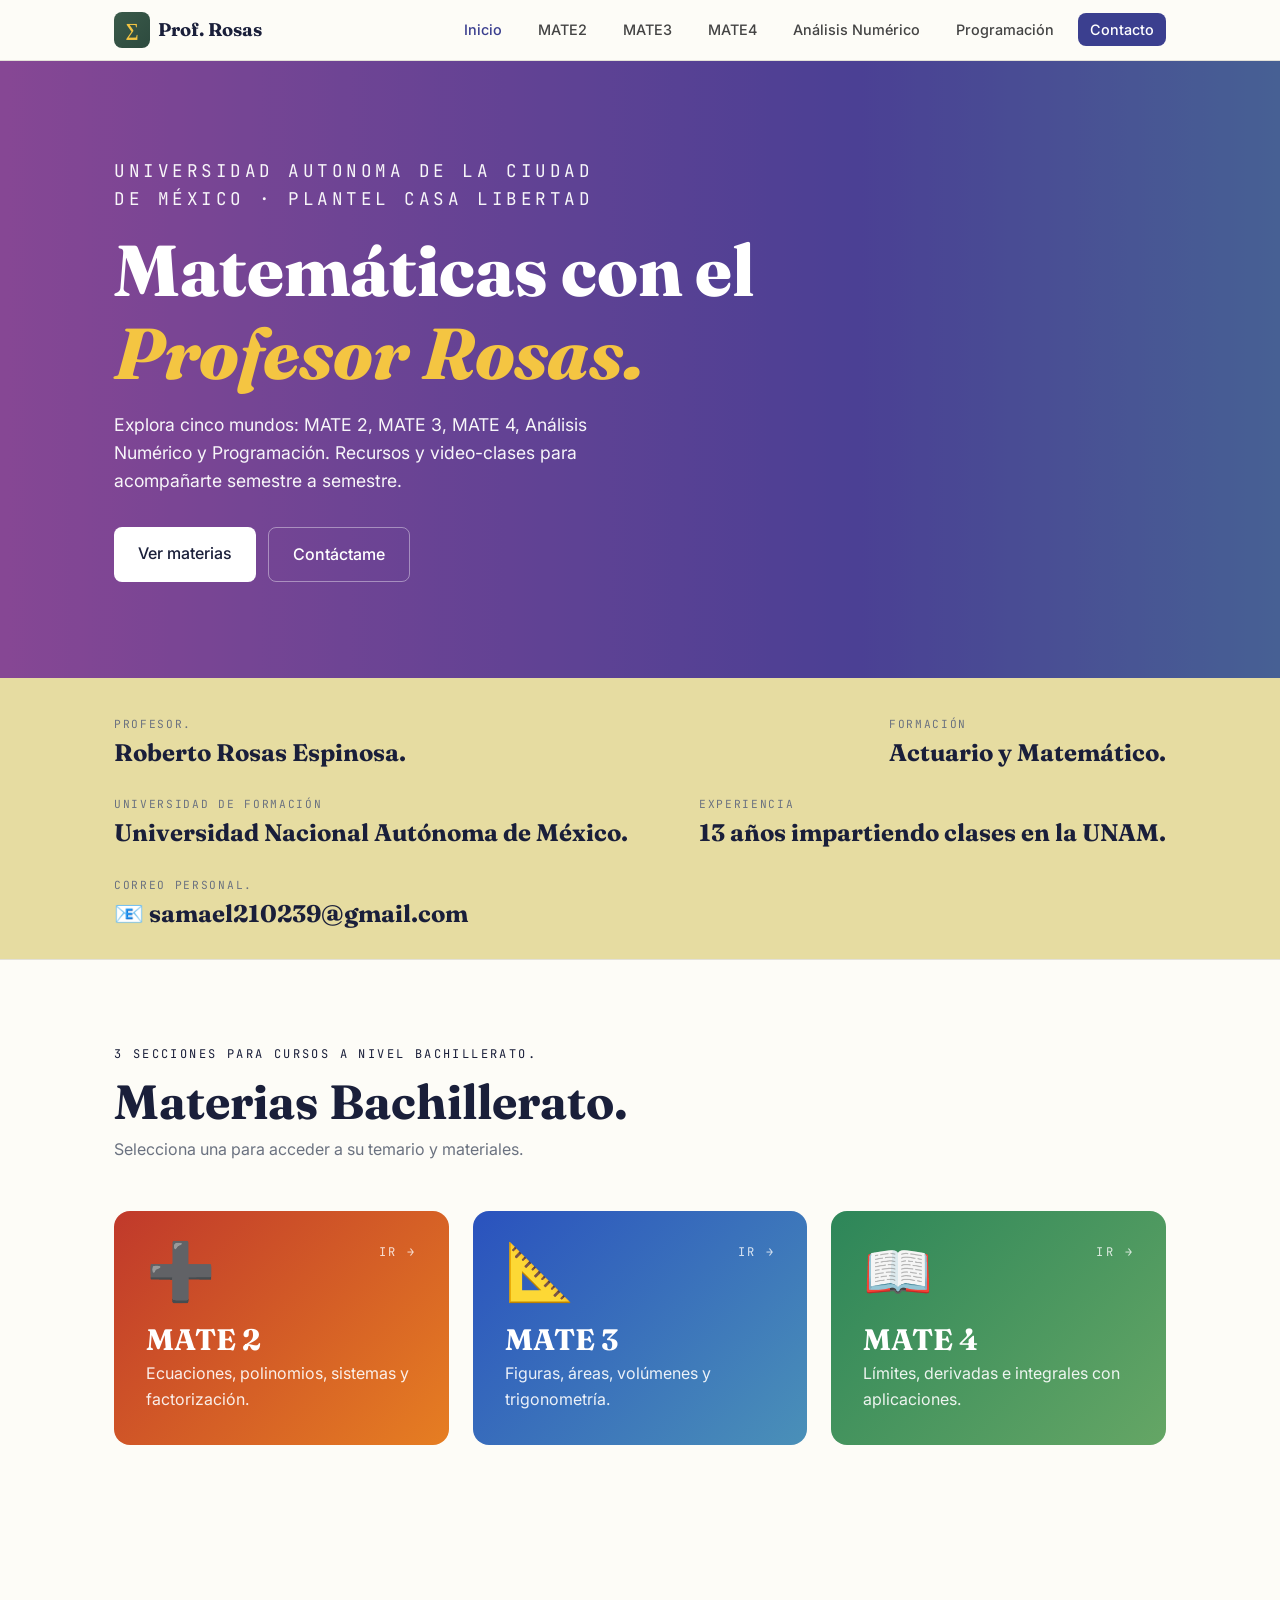
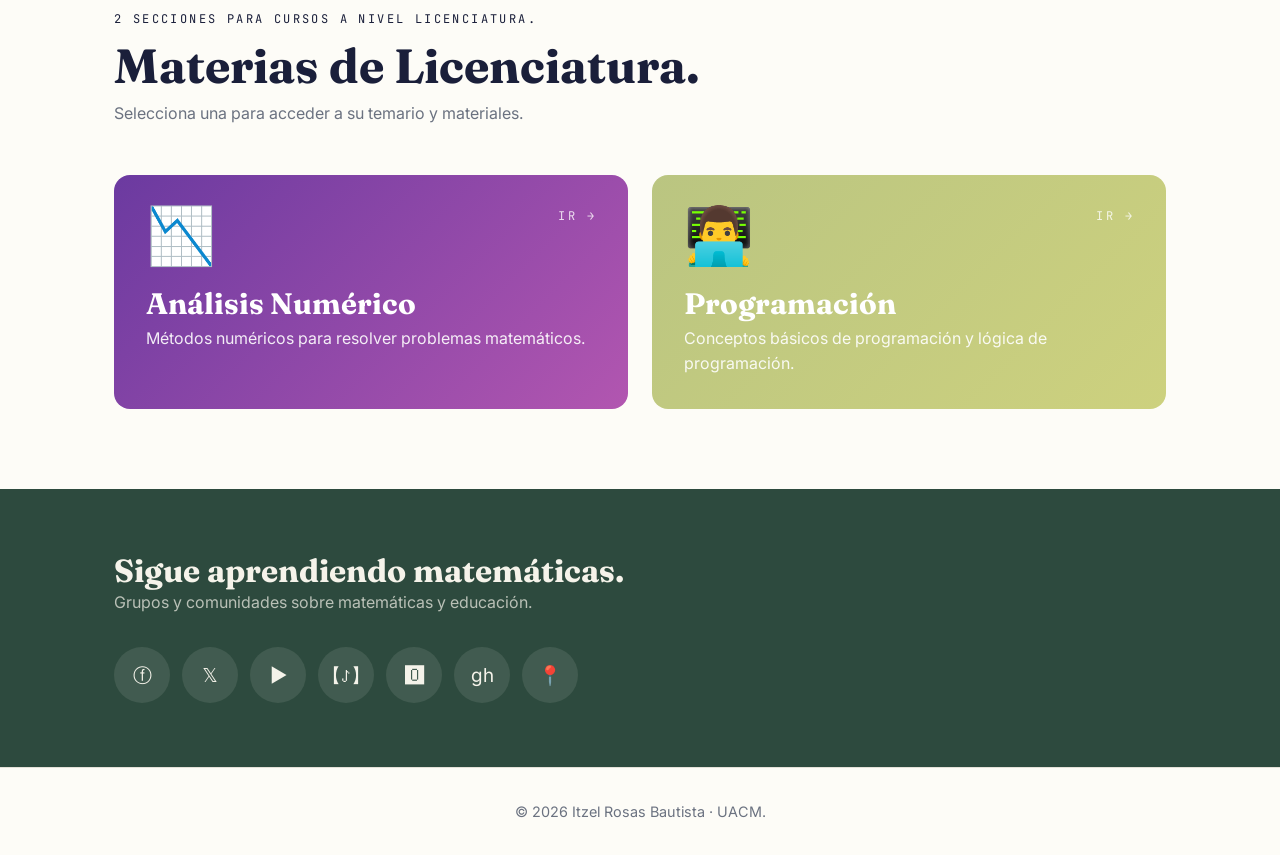
<file: index.html>
<!DOCTYPE html>
<html lang="es">
<head>
  <meta charset="UTF-8" />
  <meta name="viewport" content="width=device-width, initial-scale=1.0" />
  <title>Matemáticas con el profesor Rosas</title>
  <meta name="description" content="Sitio del profesor: MATE 2, MATE 3, MATE 4, Análisis Numérico y Programación." />
  <link rel="icon" href="data:image/svg+xml,%3Csvg xmlns='http://www.w3.org/2000/svg' viewBox='0 0 100 100'%3E%3Crect width='100' height='100' rx='20' fill='%23264653'/%3E%3Ctext x='50' y='70' font-size='60' text-anchor='middle' fill='%23f4a261' font-family='serif' font-weight='bold'%3E%E2%88%91%3C/text%3E%3C/svg%3E" />
  <link rel="preconnect" href="https://fonts.googleapis.com" />
  <link rel="preconnect" href="https://fonts.gstatic.com" crossorigin />
  <link href="https://fonts.googleapis.com/css2?family=Fraunces:wght@400;600;800&family=Inter:wght@400;500;600&family=JetBrains+Mono:wght@400;600&display=swap" rel="stylesheet" />
  <link rel="stylesheet" href="style.css">
</head>
<body>

  <!-- ===== HEADER ===== -->
  <header class="site-header">
    <div class="container">
      <a href="index.html" class="logo"><span class="logo-mark">∑</span> Prof. Rosas</a>
      <nav>
        <a href="index.html" class="active">Inicio</a>
        <a href="MATE2.html">MATE2</a>
        <a href="MATE3.html">MATE3</a>
        <a href="MATE4.html">MATE4</a>
        <a href="Analisis_Numerico.html">Análisis Numérico</a>
        <a href="Programacion.html">Programación</a>
        <a href="contacto.html" class="btn">Contacto</a>
      </nav>
    </div>
  </header>

  <!-- ===== HERO ===== -->
  <section id="inicio" class="hero-rainbow">
    <div class="container">
      <p class="hero-tag">Universidad Autonoma de la Ciudad de México · Plantel Casa Libertad</p>
      <h1>Matemáticas con el <em>Profesor Rosas.</em></h1>
      <p>Explora cinco mundos: MATE 2, MATE 3, MATE 4, Análisis Numérico y Programación. Recursos y video-clases para acompañarte semestre a semestre.</p>
      <div class="hero-buttons">
        <a href="#materias" class="btn-primary">Ver materias</a>
        <a href="contacto.html" class="btn-outline">Contáctame</a>
      </div>
    </div>
  </section>

  <!-- ===== INFO ===== -->
  <section class="info-bar">
    <div class="container">
      <div>
        <small>Profesor.</small>
        <h2>Roberto Rosas Espinosa.</h2>
      </div>
      <div>
        <small>Formación</small>
        <h2>Actuario y Matemático.</h2>
      </div>
      <div>
        <small>Universidad de formación</small>
        <h2>Universidad Nacional Autónoma de México.</h2>
      </div>
      <div>
        <small>Experiencia</small>
        <h2>13 años impartiendo clases en la UNAM.</h2>
      </div>
      <div>
      <small>Correo personal.</small>
      <h2>📧 samael210239@gmail.com</h2>
      </div>
    </div>
  </section>

  <!-- ===== MATERIAS ===== -->
  <section id="materias" class="materias">
    <div class="container">
      <div class="materias-head">
        <span class="tag">3 secciones para cursos a nivel Bachillerato.</span>
        <h2>Materias Bachillerato.</h2>
        <p>Selecciona una para acceder a su temario y materiales.</p>
      </div>

      <div class="materia-grid">
       <a href="MATE2.html" class="materia-card gradient-MATE2">
        <div class="top">
            <span class="emoji">➕</span>
            <span class="arrow">Ir →</span>
        </div>
        <h3>MATE 2</h3>
        <p>Ecuaciones, polinomios, sistemas y factorización.</p>
    </a>
        <a href="MATE3.html" class="materia-card gradient-MATE3">
          <div class="top"><span class="emoji">📐</span><span class="arrow">Ir →</span></div>
          <h3>MATE 3</h3>
          <p>Figuras, áreas, volúmenes y trigonometría.</p>
        </a>
        <a href="MATE4.html" class="materia-card gradient-MATE4">
          <div class="top"><span class="emoji">📖</span><span class="arrow">Ir →</span></div>
          <h3>MATE 4</h3>
          <p>Límites, derivadas e integrales con aplicaciones.</p>
        </a>
      </div> 
    </div>   
  </section>

  <section id="materias" class="materias">
    <div class="container">
      <div class="materias-head">
        <span class="tag">2 secciones para cursos a nivel Licenciatura.</span>
        <h2>Materias de Licenciatura.</h2>
        <p>Selecciona una para acceder a su temario y materiales.</p>
      </div>

      <div class="materia-grid">
        <a href="Analisis_Numerico.html" class="materia-card gradient-Analisis_Numerico">
          <div class="top"><span class="emoji">📉</span><span class="arrow">Ir →</span></div>
          <h3>Análisis Numérico</h3>
          <p>Métodos numéricos para resolver problemas matemáticos.</p>
        </a>
        <a href="Programacion.html" class="materia-card gradient-Programacion">
          <div class="top"><span class="emoji">👨‍💻</span><span class="arrow">Ir →</span></div>
          <h3>Programación</h3>
          <p>Conceptos básicos de programación y lógica de programación.</p>
        </a>
      </div> 
    </div>   
  </section>


  <!-- ===== REDES ===== -->
  <section class="socials-section">
    <div class="container">
      <h2>Sigue aprendiendo matemáticas.</h2>
      <p>Grupos y comunidades sobre matemáticas y educación.</p>
      <div class="social-list">
        <a href="https://www.facebook.com/groups/335921139825180/?locale=es_LA" title="Facebook">ⓕ </a>
        <a href="https://x.com/imate_unam" title="X">𝕏</a>
        <a href="https://www.youtube.com/@julioprofe/videos" title="YouTube">▶</a>
        <a href="https://www.tiktok.com/@tips_de_estudio_" title="TikTok">【ꚠ】</a>
        <a href="https://www.instagram.com/como.estudiar/?hl=es" title="Instagram">🅾</a>
        <a href="https://github.com/Itzel485" title="GitHub">gh</a>
        <a href="https://maps.app.goo.gl/bMwZWB3PkqzZD9C47" class="loc" title="Ubicación">📍</a>
      </div>
    </div>
  </section>

  <footer>
    <div class="container">© 2026 Itzel Rosas Bautista · UACM.</div>
  </footer>

</body>
</html>
</file>
<file: style.css>
/* ===== Reset & base ===== */
* { margin: 0; padding: 0; box-sizing: border-box; }
:root {
  --bg: #fdfcf7;
  --fg: #1a1f3a;
  --muted: #6b7280;
  --primary: #3b3f8f;
  --border: #e3e1d8;
  --chalk: #f5f3ea;
  --blackboard: #2d4a3e;
  --yellow: #f4c542;
  --pink: #e85a7a;
  --cyan: #5fb8d4;
}
html { scroll-behavior: smooth; }
body {
  font-family: 'Inter', system-ui, sans-serif;
  background: var(--bg);
  color: var(--fg);
  line-height: 1.6;
}
h1, h2, h3, h4 { font-family: 'Fraunces', Georgia, serif; line-height: 1.15; }
a { color: var(--primary); text-decoration: none; }
img { max-width: 100%; display: block; }
.container { max-width: 1100px; margin: 0 auto; padding: 0 1.5rem; }

/* ===== Header ===== */
.site-header {
  position: sticky; top: 0; z-index: 30;
  background: rgba(253,252,247,0.85);
  backdrop-filter: blur(10px);
  border-bottom: 1px solid var(--border);
}
.site-header .container {
  display: flex; justify-content: space-between; align-items: center;
  padding-top: 0.75rem; padding-bottom: 0.75rem;
}
.logo { display: flex; align-items: center; gap: 0.5rem; font-weight: 700; font-family: 'Fraunces', serif; font-size: 1.15rem; color: var(--fg); }
.logo-mark {
  width: 36px; height: 36px; border-radius: 8px;
  background: linear-gradient(135deg, #3a5a4a, #2d4a3e);
  color: var(--yellow); display: flex; align-items: center; justify-content: center;
  font-weight: 700; transition: transform .3s;
}
.logo:hover .logo-mark { transform: rotate(12deg); }
nav a { margin-left: 0.5rem; padding: 0.5rem 0.75rem; font-size: 0.9rem; color: #444; font-weight: 500; }
nav a:hover, nav a.active { color: var(--primary); }
nav a.btn { background: var(--primary); color: #fff; border-radius: 8px; }
nav a.btn:hover { opacity: 0.9; color: #fff; }

/* ===== Hero rainbow animado ===== */
@keyframes rainbow-shift {
  0%, 100% { background-position: 0% 50%; }
  50% { background-position: 100% 50%; }
}
.hero-rainbow {
  background: linear-gradient(270deg, #e85a7a, #f4a261, #f4c542, #6cba6f, #5fb8d4, #6b5bd4, #c065d4);
  background-size: 400% 400%;
  animation: rainbow-shift 12s ease infinite;
  position: relative;
  color: #fff;
}
.hero-rainbow::before {
  content: ""; position: absolute; inset: 0; background: rgba(0,0,0,0.3);
}
.hero-rainbow .container { position: relative; padding: 6rem 1.5rem; }
.hero-tag { font-family: 'JetBrains Mono', monospace; font-size: 0.85rem; letter-spacing: 0.2em; text-transform: uppercase; opacity: 0.9; }
.hero-rainbow h1 { font-size: clamp(2.5rem, 6vw, 4.5rem); font-weight: 800; margin: 1rem 0; max-width: 720px; }
.hero-rainbow h1 em { color: var(--yellow); font-style: italic; }
.hero-rainbow p { max-width: 520px; font-size: 1.1rem; opacity: 0.95; }
.hero-buttons { margin-top: 2rem; display: flex; flex-wrap: wrap; gap: 0.75rem; }
.btn-primary { background: #fff; color: var(--fg); padding: 0.85rem 1.5rem; border-radius: 8px; font-weight: 500; transition: transform .2s; }
.btn-primary:hover { transform: scale(1.05); }
.btn-outline { border: 1px solid rgba(255,255,255,0.4); color: #fff; padding: 0.85rem 1.5rem; border-radius: 8px; font-weight: 500; transition: background .2s; }
.btn-outline:hover { background: rgba(255,255,255,0.1); }

/* ===== Info personal ===== */
.info-bar { background: #e6dca1; border-bottom: 1px solid var(--border); }
.info-bar .container {
  padding: 2rem 1.5rem; display: flex; flex-wrap: wrap; gap: 1.5rem;
  justify-content: space-between; align-items: center;
}
.info-bar small { font-family: 'JetBrains Mono', monospace; font-size: 0.7rem; text-transform: uppercase; letter-spacing: 0.15em; color: var(--muted); }
.info-bar h2 { font-size: 1.5rem; margin-top: 0.2rem; }
.info-bar .item { display: flex; align-items: center; gap: 0.5rem; }

/* ===== Materias ===== */
.materias { padding: 5rem 0; }
.materias-head { max-width: 600px; margin-bottom: 3rem; }
.materias-head .tag { font-family: 'JetBrains Mono', monospace; font-size: 0.75rem; color:#1a1f3a; text-transform: uppercase; letter-spacing: 0.2em; }
.materias-head h2 { font-size: clamp(2rem, 4vw, 3rem); margin: 0.5rem 0; }
.materias-head p { color: var(--muted); }
.materia-grid { display: grid; grid-template-columns: repeat(auto-fit, minmax(280px, 1fr)); gap: 1.5rem; color:#1a1f3a}
.materia-card {
  display: block; padding: 2rem; border-radius: 16px; color: #ffffff;
  transition: transform .3s, box-shadow .3s;
}
.materia-card:hover { transform: translateY(-6px); box-shadow: 0 20px 40px -10px rgba(0,0,0,0.25); color: #ffffff; }
.materia-card .top { display: flex; justify-content: space-between; align-items: flex-start; }
.materia-card .emoji { font-size: 3.5rem; line-height: 1; }
.materia-card .arrow { font-family: 'JetBrains Mono', monospace; font-size: 0.75rem; text-transform: uppercase; letter-spacing: 0.2em; opacity: 0.8; }
.materia-card h3 { font-size: 1.85rem; margin-top: 1.5rem; }
.materia-card p { opacity: 0.9; margin-top: 0.3rem; }

.gradient-MATE2 { background: linear-gradient(135deg, #c0392b, #e67e22); }
.gradient-MATE3 { background: linear-gradient(135deg, #2a52be, #4a90b8); }
.gradient-MATE4 { background: linear-gradient(135deg, #2d8659, #65a665); }
.gradient-Analisis_Numerico { background: linear-gradient(135deg, #6b3aa0, #b256b0); }
.gradient-Programacion { background: linear-gradient(135deg, #bac581, #cdd17e); }

/* ===== Redes ===== */
.socials-section { background: var(--blackboard); color: var(--chalk); padding: 4rem 0; }
.socials-section h2 { font-size: 2rem; }
.socials-section p { opacity: 0.7; margin-bottom: 2rem; }
.social-list { display: flex; flex-wrap: wrap; gap: 0.75rem; }
.social-list a {
  width: 56px; height: 56px; border-radius: 50%;
  background: rgba(245,243,234,0.1); color: var(--chalk);
  display: flex; align-items: center; justify-content: center;
  font-size: 1.2rem; transition: all .2s;
}
.social-list a:hover { background: var(--yellow); color: var(--blackboard); transform: scale(1.1); }
.social-list a.loc:hover { background: var(--cyan); color: var(--blackboard); }
.social-list a.info:hover { background: var(--pink); color: #6f2727; }

/* ===== Footer ===== */
footer { padding: 2rem 0; border-top: 1px solid var(--border); text-align: center; color: var(--muted); font-size: 0.9rem; }

/* ===== Hero materias ===== */
.subject-hero { color: #ffffff; padding: 4rem 0; position: relative; overflow: hidden; }
.subject-hero .crumbs { font-size: 0.85rem; opacity: 0.85; margin-bottom: 1.5rem; }
.subject-hero .crumbs a { color: #ffffff; }
.subject-hero h1 { font-size: clamp(2.5rem, 5vw, 4rem); display: flex; align-items: center; gap: 1rem; }
.subject-hero p { opacity: 0.9; margin-top: 0.5rem; max-width: 600px; }

/* ===== Contenido materias ===== */
.subject-body { padding: 3rem 0; }
.subject-body h2 { font-size: 1.75rem; margin: 2rem 0 1rem; }
.subject-body ul { padding-left: 1.5rem; margin-bottom: 1rem; }
.gallery { display: grid; grid-template-columns: repeat(auto-fit, minmax(220px, 1fr)); gap: 1rem; margin: 1.5rem 0; }
.gallery img { border-radius: 12px; height: 180px; object-fit: cover; box-shadow: 0 8px 16px -8px rgba(0,0,0,0.2); }
.video-wrap { position: relative; padding-bottom: 56.25%; height: 0; margin: 1.5rem 0; border-radius: 12px; overflow: hidden; }
.video-wrap iframe { position: absolute; inset: 0; width: 100%; height: 100%; border: 0; }

/* ===== Form contacto ===== */
.form-card { max-width: 600px; margin: 3rem auto; background: #fff; padding: 2.5rem; border-radius: 16px; box-shadow: 0 10px 30px -10px rgba(0,0,0,0.1); }
.form-card label { display: block; font-weight: 500; margin: 1rem 0 0.4rem; }
.form-card input, .form-card textarea {
  width: 100%; padding: 0.75rem; border: 1px solid var(--border); border-radius: 8px;
  font-family: inherit; font-size: 1rem;
}
.form-card textarea { min-height: 130px; resize: vertical; }
.form-card button {
  margin-top: 1.5rem; width: 100%; padding: 0.9rem; border: 0;
  background: var(--primary); color: #ffffff; font-size: 1rem; font-weight: 500;
  border-radius: 8px; cursor: pointer;
}
.form-card button:hover { opacity: 0.9; }

@media (max-width: 700px) {
  nav a { display: none; }
  nav a.btn { display: inline-block; }
}
</file>
